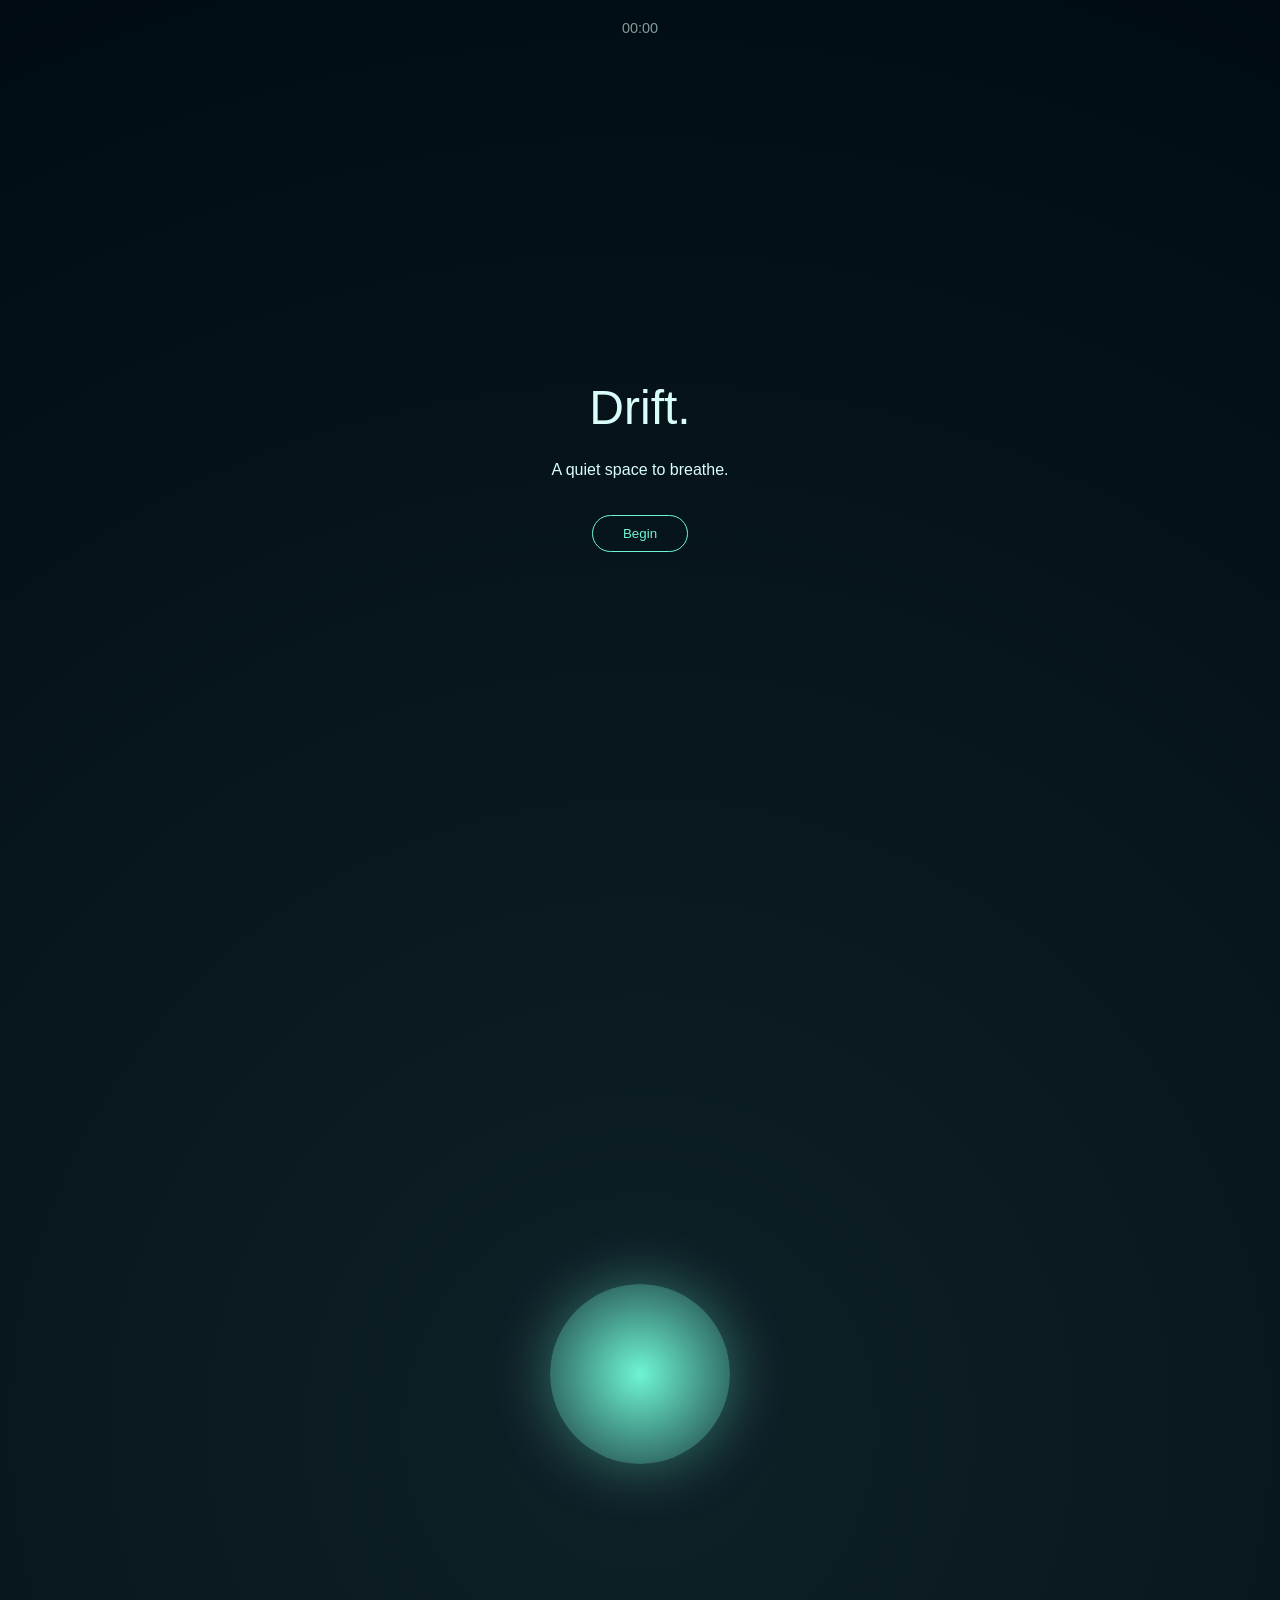
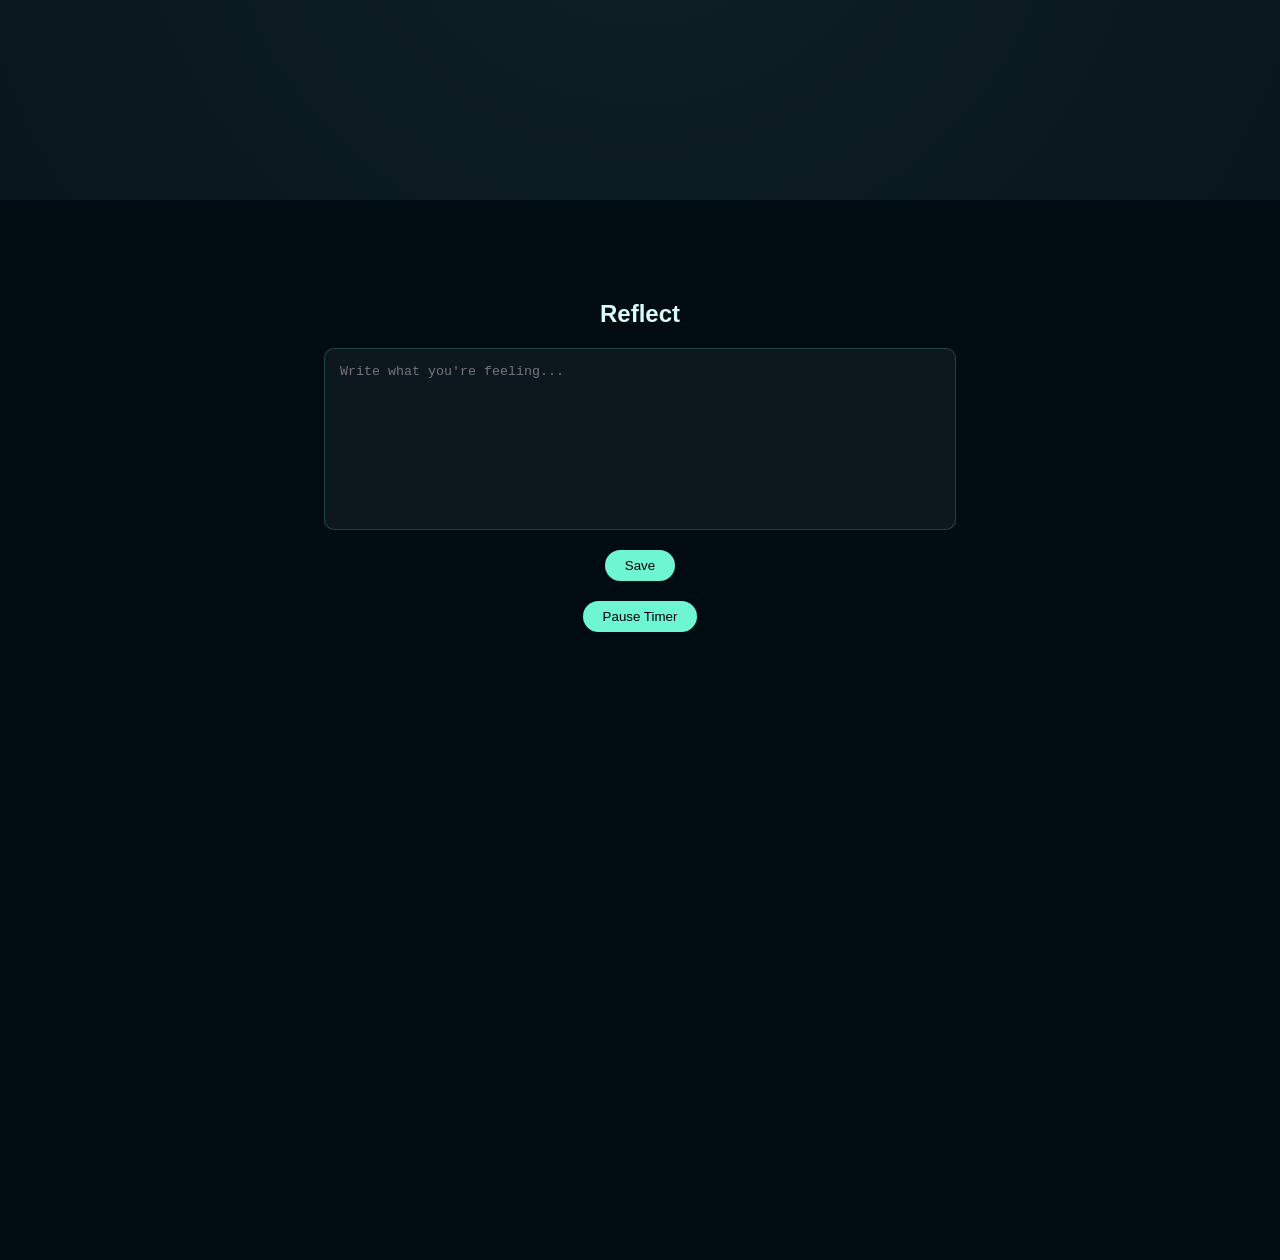
<file: index.html>
<!DOCTYPE html>
<html lang="en">
<head>
<meta charset="UTF-8">
<meta name="viewport" content="width=device-width, initial-scale=1.0">
<title>Drift with me</title>
<link rel="stylesheet" href="styless.css">
</head>
<body>

<div class="intro" id="intro">
  <h1>Drift.</h1>
  <p>A quiet space to breathe.</p>
  <button id="startBtn">Begin</button>
</div>

<section class="hero hidden" id="hero">
  <div class="timer" id="timer">00:00</div>
  <div class="instruction" id="instruction">Inhale</div>
  <div class="orb" id="orb"></div>
</section>

<section class="journal hidden" id="journal">
  <h2>Reflect</h2>
  <textarea id="journalInput" placeholder="Write what you're feeling..."></textarea>
  <button id="saveBtn">Save</button>
  <button id="pausetimer">Pause Timer</button>
  <div class="saved" id="savedMsg">Saved quietly.</div>
</div>

</section>

<audio id="ambient" loop>
  <source src="ambient/valentinalopezz-calm-atmosphere-294371.mp3" type="audio/mp3">
</audio>

<script src="scriptss.js"></script>
</body>
</html>
</file>
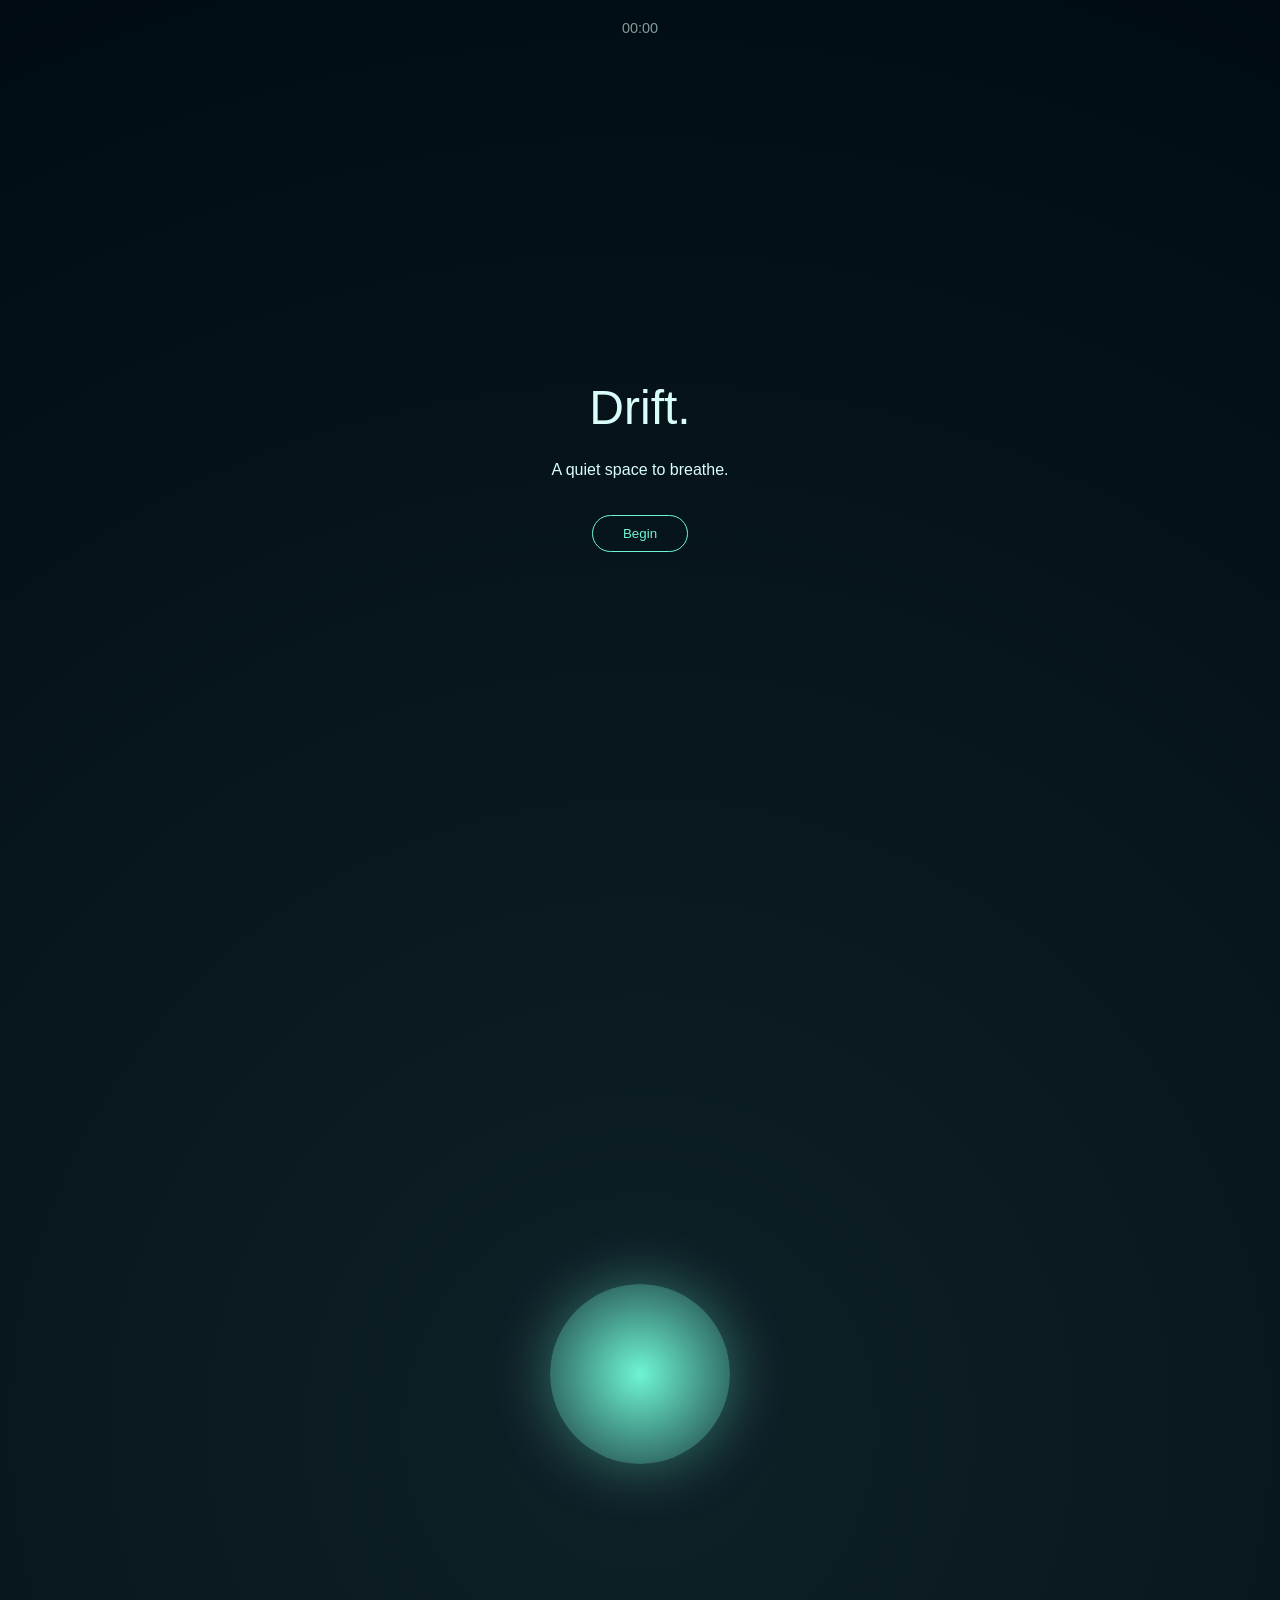
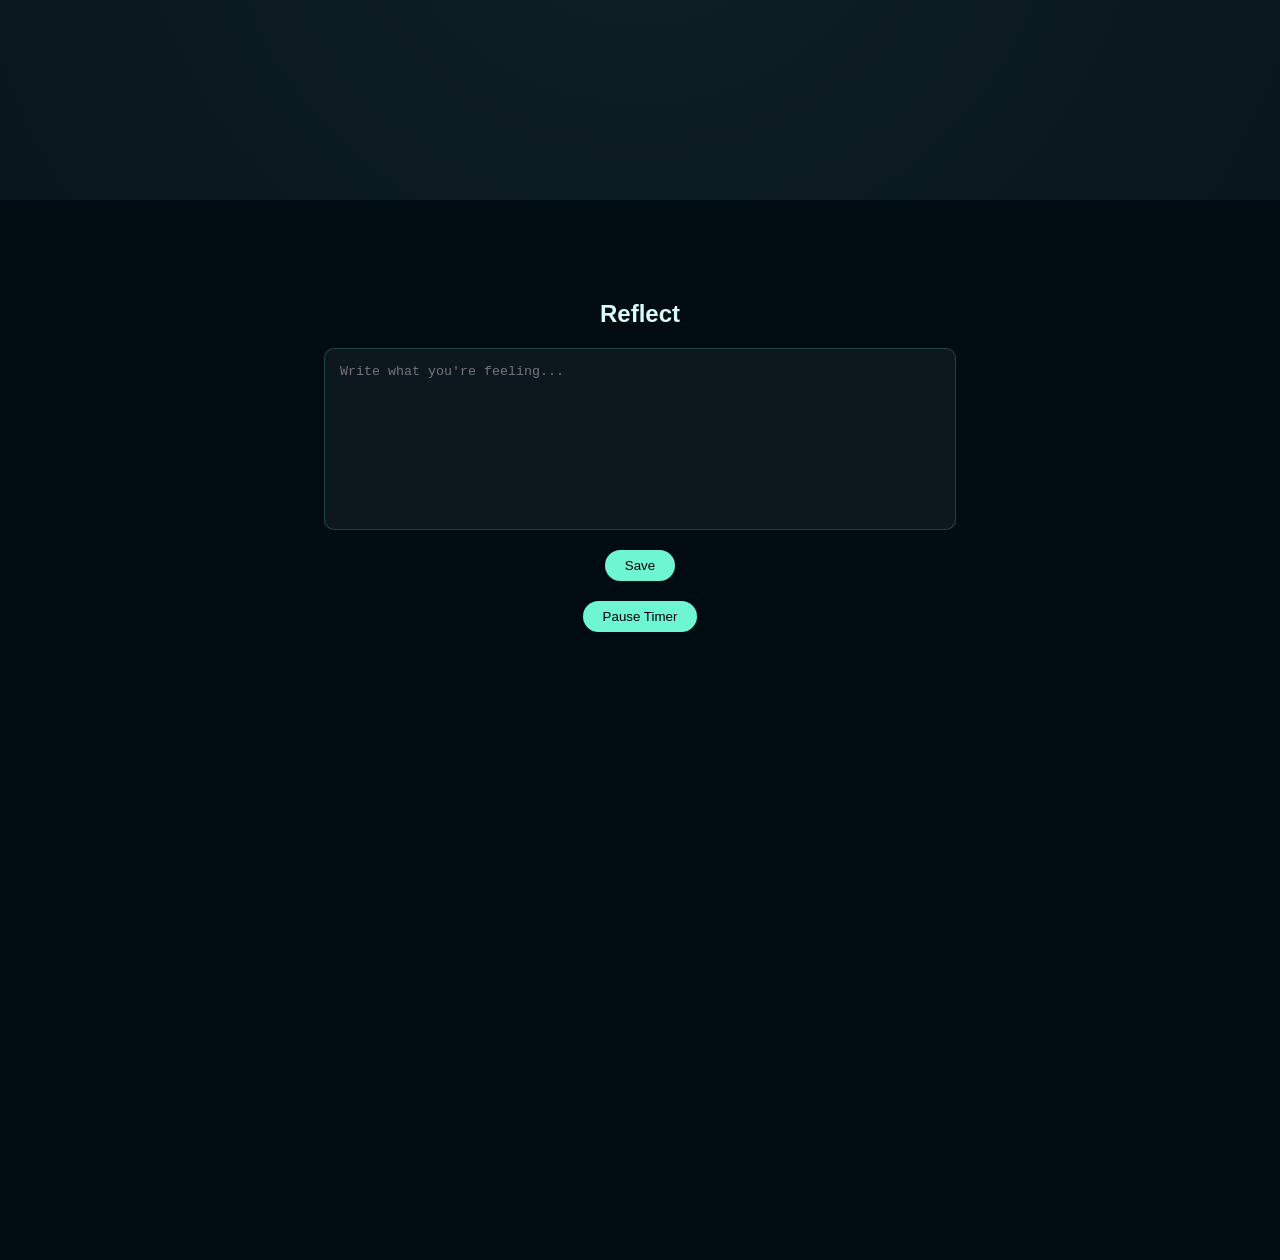
<file: calmzone.html>
<!DOCTYPE html>
<html lang="en">
<head>
<meta charset="UTF-8">
<meta name="viewport" content="width=device-width, initial-scale=1.0">
<title>Drift with me</title>
<link rel="stylesheet" href="styless.css">
</head>
<body>

<div class="intro" id="intro">
  <h1>Drift.</h1>
  <p>A quiet space to breathe.</p>
  <button id="startBtn">Begin</button>
</div>

<section class="hero hidden" id="hero">
  <div class="timer" id="timer">00:00</div>
  <div class="instruction" id="instruction">Inhale</div>
  <div class="orb" id="orb"></div>
</section>

<section class="journal hidden" id="journal">
  <h2>Reflect</h2>
  <textarea id="journalInput" placeholder="Write what you're feeling..."></textarea>
  <button id="saveBtn">Save</button>
  <button id="pausetimer">Pause Timer</button>
  <div class="saved" id="savedMsg">Saved quietly.</div>
</section>

<audio id="ambient" loop>
  <source src="ambient/valentinalopezz-calm-atmosphere-294371.mp3" type="audio/mp3">
</audio>

<script src="scriptss.js"></script>
</body>
</html>
</file>
<file: styless.css>
body {
  margin: 0;
  font-family: 'Segoe UI', sans-serif;
  background: radial-gradient(circle at center, #0f2027, #000c12);
  color: #d9fdf8;
  overflow-x: hidden;
  transition: background 8s ease-in-out;
}

.hidden {
  display: none;
}


.intro {
  height: 100vh;
  display: flex;
  flex-direction: column;
  align-items: center;
  justify-content: center;
}

.intro h1 {
  font-weight: 300;
  font-size: 3rem;
  margin-bottom: 10px;
}

.intro button {
  margin-top: 20px;
  padding: 10px 30px;
  border-radius: 30px;
  border: 1px solid #6ef5d2;
  background: transparent;
  color: #6ef5d2;
  cursor: pointer;
}


.hero {
  height: 100vh;
  display: flex;
  flex-direction: column;
  align-items: center;
  justify-content: center;
}

.timer {
  position: absolute;
  top: 20px;
  font-size: 0.9rem;
  opacity: 0.6;
}

.instruction {
  margin-bottom: 30px;
  letter-spacing: 3px;
  opacity: 0;
  transition: opacity 1.5s ease;
}

.orb {
  width: 180px;
  height: 180px;
  border-radius: 50%;
  background: radial-gradient(circle, #6ef5d2, #1b3a3f);
  box-shadow: 0 0 60px rgba(110,245,210,0.4);
  transition: transform 4s ease-in-out;
}

.sound-toggle {
  margin-top: 40px;
  background: transparent;
  border: 1px solid #6ef5d2;
  color: #6ef5d2;
  padding: 8px 16px;
  border-radius: 20px;
  cursor: pointer;
}


.journal {
  min-height: 100vh;
  padding: 80px 20px;
  display: flex;
  flex-direction: column;
  align-items: center;
  background: #000c12;
}

textarea {
  width: 80%;
  max-width: 600px;
  height: 150px;
  background: rgba(255,255,255,0.05);
  border: 1px solid rgba(110,245,210,0.2);
  color: white;
  padding: 15px;
  border-radius: 10px;
  resize: none;
}

#saveBtn {
  margin-top: 20px;
  padding: 8px 20px;
  border: none;
  background: #6ef5d2;
  color: black;
  border-radius: 20px;
  cursor: pointer;
}

#pausetimer {
  margin-top: 20px;
  padding: 8px 20px;
  border: none;
  background: #6ef5d2;
  color: black;
  border-radius: 20px;
  cursor: pointer;
}

.saved {
  margin-top: 15px;
  opacity: 0;
  transition: opacity 1s ease;
  font-size: 0.9rem;
}
</file>
